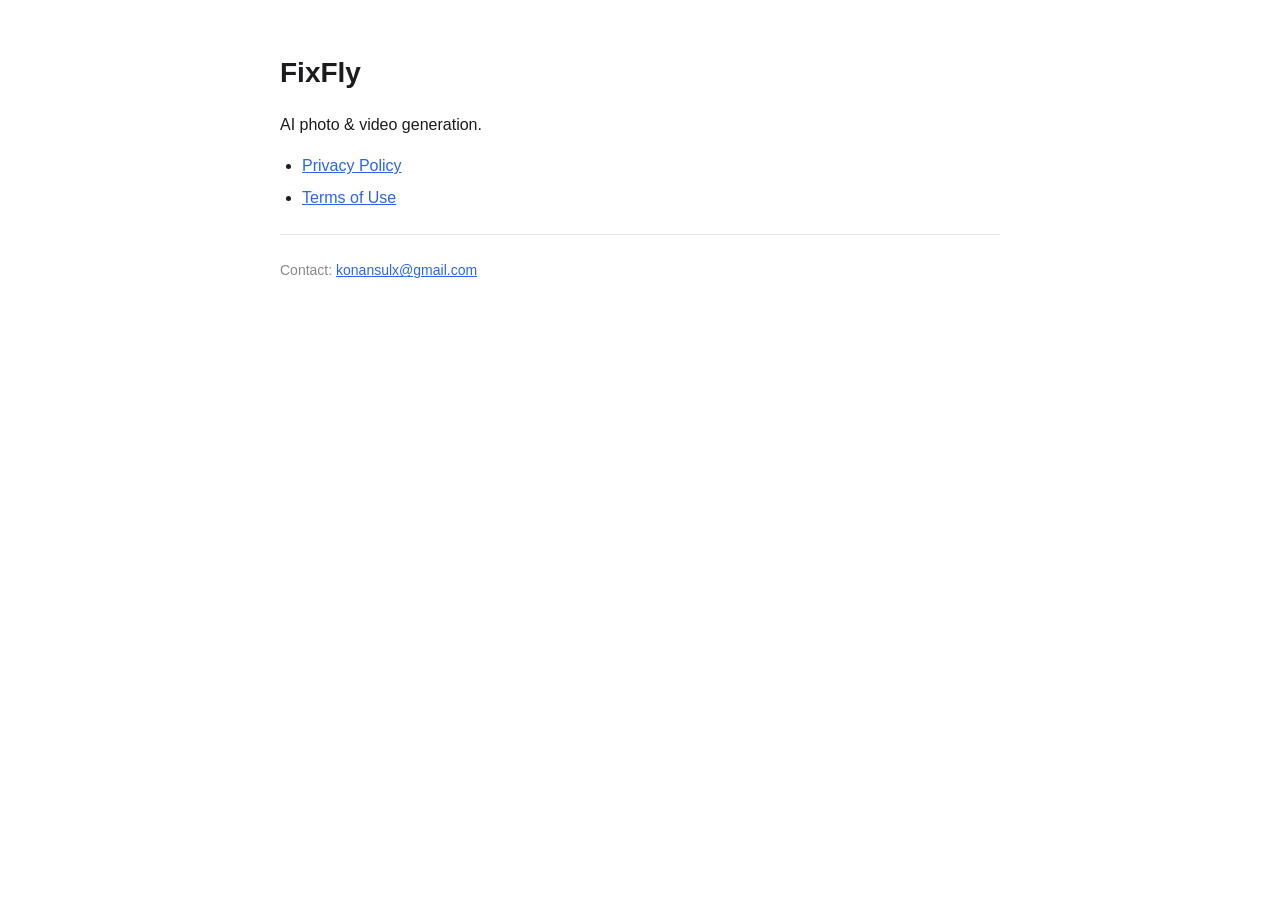
<file: index.html>
<!DOCTYPE html>
<html lang="en">
<head>
<meta charset="utf-8">
<meta name="viewport" content="width=device-width, initial-scale=1">
<title>FixFly — Legal</title>
<link rel="stylesheet" href="style.css">
</head>
<body>
<h1>FixFly</h1>
<p>AI photo &amp; video generation.</p>
<ul>
  <li><a href="privacy.html">Privacy Policy</a></li>
  <li><a href="terms.html">Terms of Use</a></li>
</ul>
<hr>
<p class="updated">Contact: <a href="mailto:konansulx@gmail.com">konansulx@gmail.com</a></p>
</body>
</html>
</file>
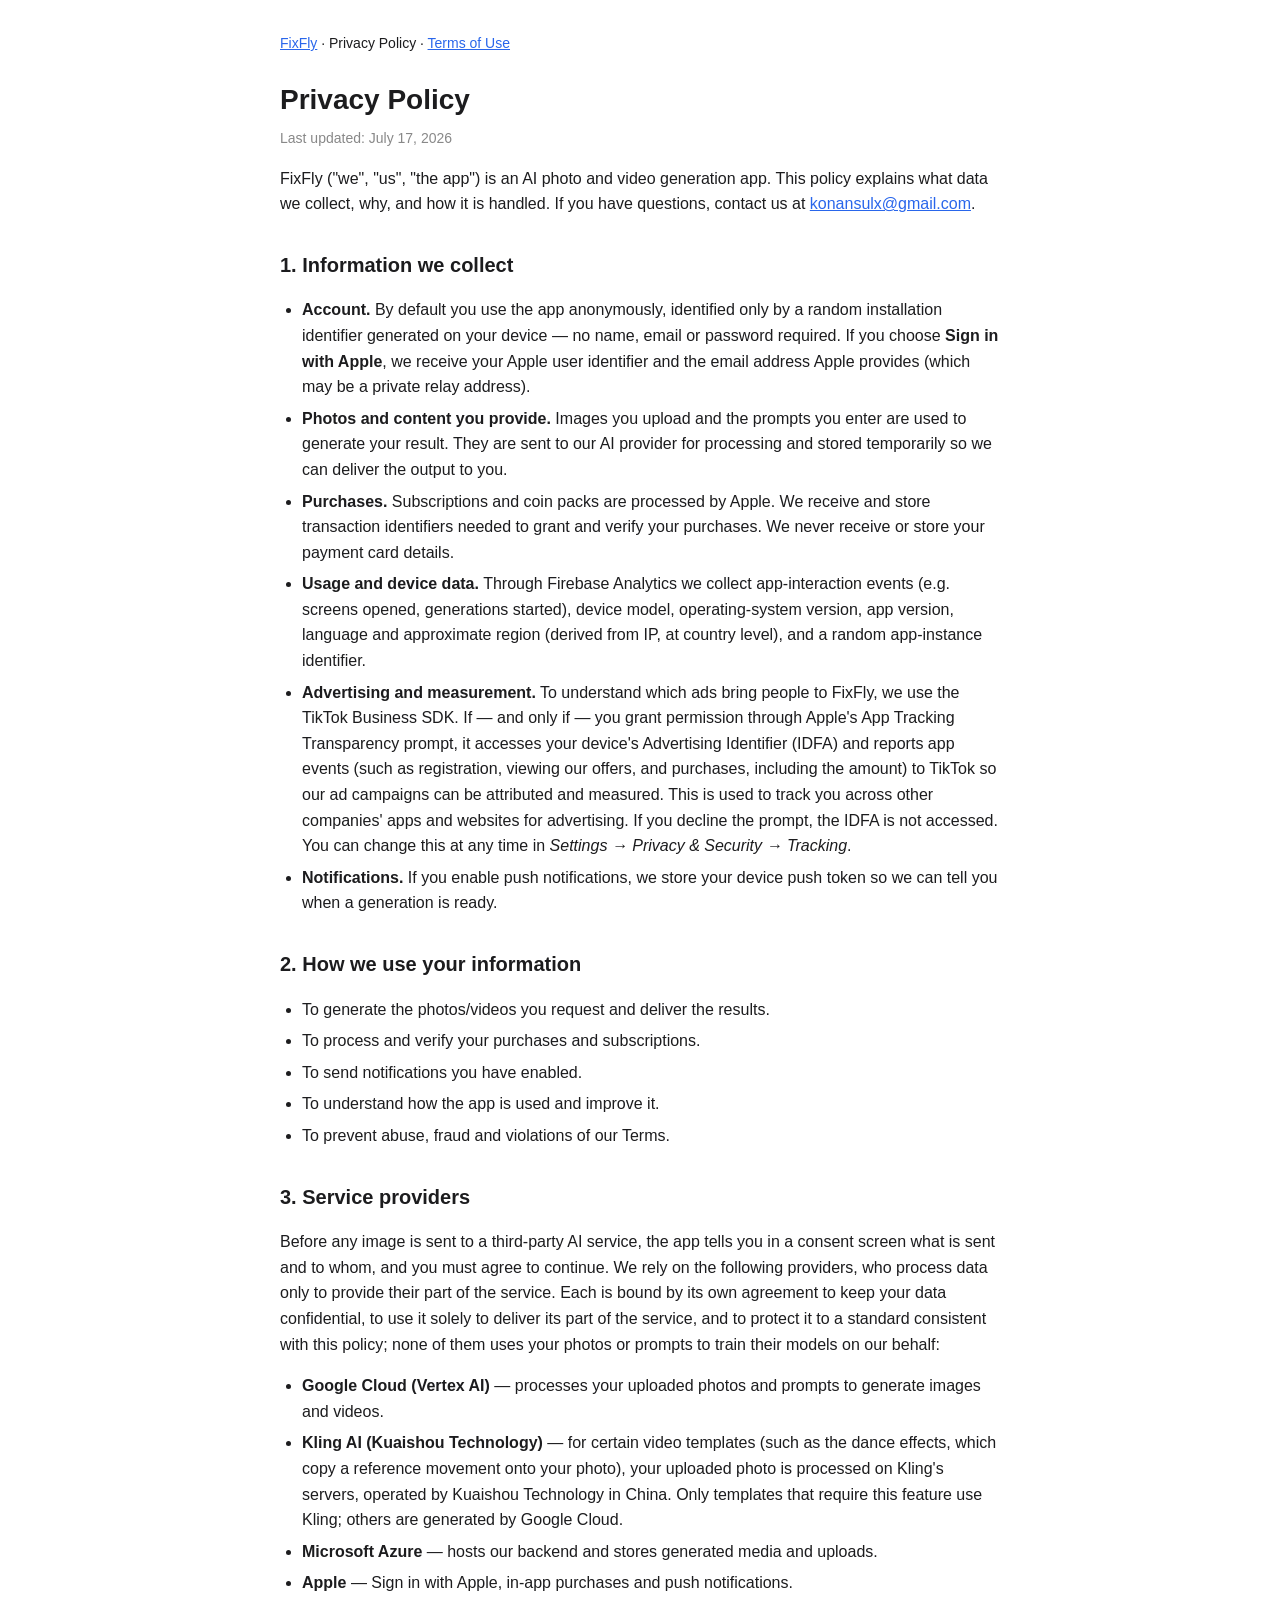
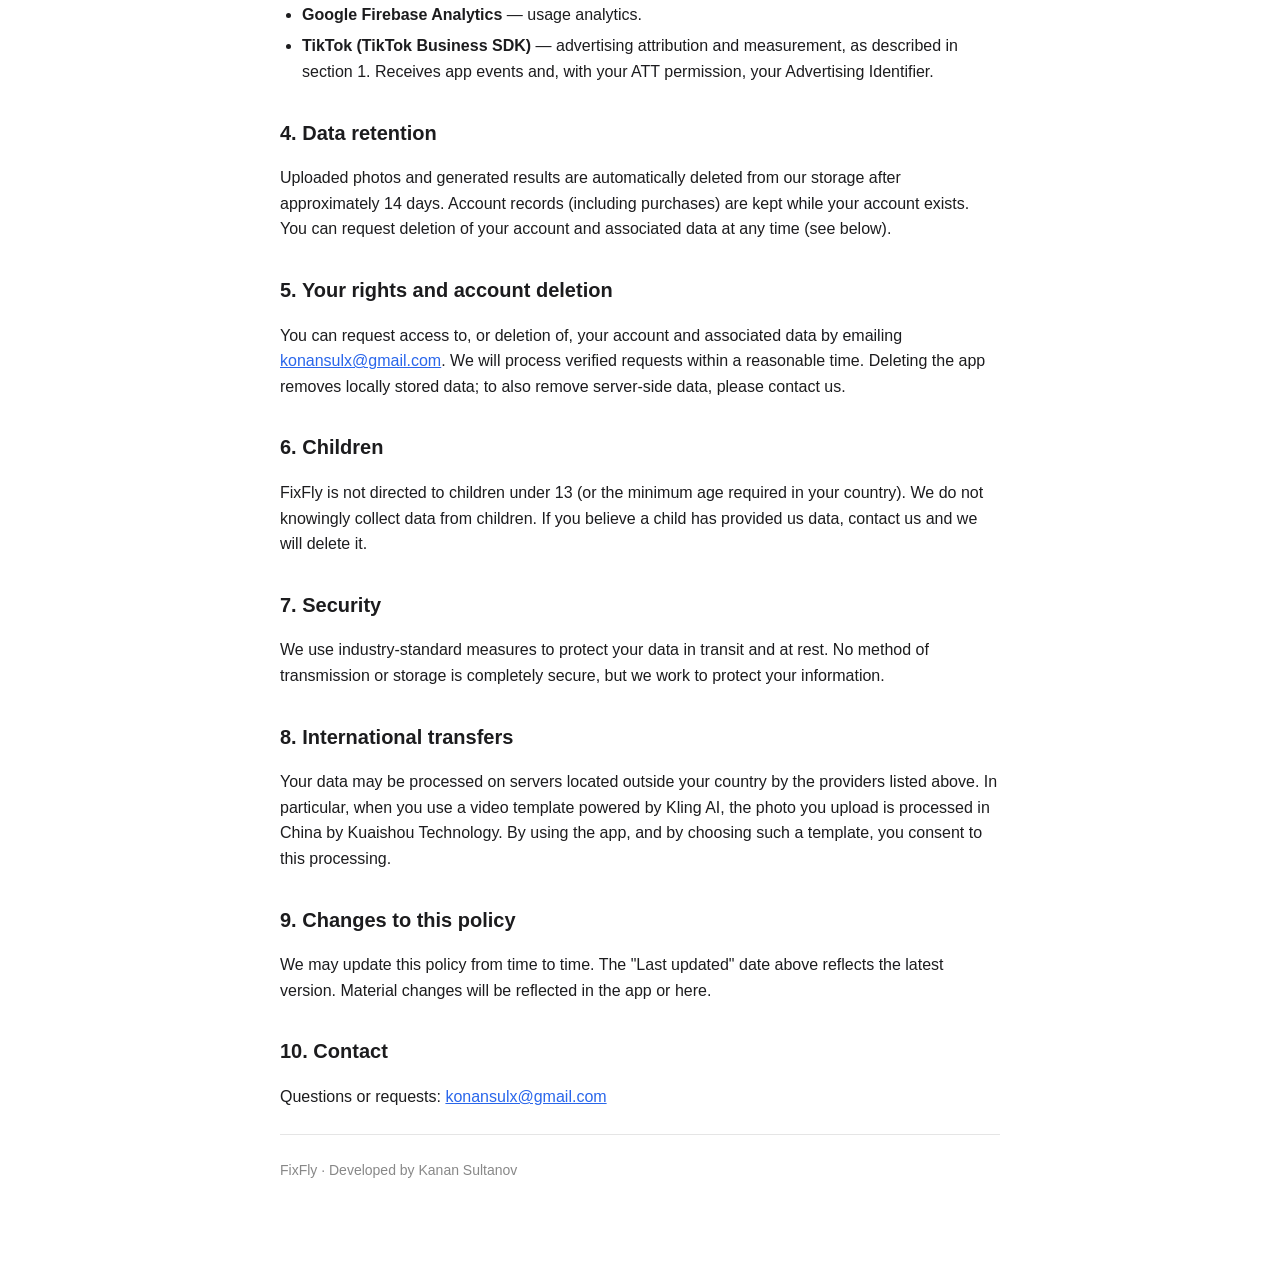
<file: privacy.html>
<!DOCTYPE html>
<html lang="en">
<head>
<meta charset="utf-8">
<meta name="viewport" content="width=device-width, initial-scale=1">
<title>FixFly — Privacy Policy</title>
<link rel="stylesheet" href="style.css">
</head>
<body>
<div class="nav"><a href="index.html">FixFly</a> · Privacy Policy · <a href="terms.html">Terms of Use</a></div>

<h1>Privacy Policy</h1>
<p class="updated">Last updated: July 17, 2026</p>

<p>FixFly ("we", "us", "the app") is an AI photo and video generation app. This policy explains what data we collect, why, and how it is handled. If you have questions, contact us at <a href="mailto:konansulx@gmail.com">konansulx@gmail.com</a>.</p>

<h2>1. Information we collect</h2>
<ul>
  <li><strong>Account.</strong> By default you use the app anonymously, identified only by a random installation identifier generated on your device — no name, email or password required. If you choose <strong>Sign in with Apple</strong>, we receive your Apple user identifier and the email address Apple provides (which may be a private relay address).</li>
  <li><strong>Photos and content you provide.</strong> Images you upload and the prompts you enter are used to generate your result. They are sent to our AI provider for processing and stored temporarily so we can deliver the output to you.</li>
  <li><strong>Purchases.</strong> Subscriptions and coin packs are processed by Apple. We receive and store transaction identifiers needed to grant and verify your purchases. We never receive or store your payment card details.</li>
  <li><strong>Usage and device data.</strong> Through Firebase Analytics we collect app-interaction events (e.g. screens opened, generations started), device model, operating-system version, app version, language and approximate region (derived from IP, at country level), and a random app-instance identifier.</li>
  <li><strong>Advertising and measurement.</strong> To understand which ads bring people to FixFly, we use the TikTok Business SDK. If — and only if — you grant permission through Apple's App Tracking Transparency prompt, it accesses your device's Advertising Identifier (IDFA) and reports app events (such as registration, viewing our offers, and purchases, including the amount) to TikTok so our ad campaigns can be attributed and measured. This is used to track you across other companies' apps and websites for advertising. If you decline the prompt, the IDFA is not accessed. You can change this at any time in <em>Settings → Privacy &amp; Security → Tracking</em>.</li>
  <li><strong>Notifications.</strong> If you enable push notifications, we store your device push token so we can tell you when a generation is ready.</li>
</ul>

<h2>2. How we use your information</h2>
<ul>
  <li>To generate the photos/videos you request and deliver the results.</li>
  <li>To process and verify your purchases and subscriptions.</li>
  <li>To send notifications you have enabled.</li>
  <li>To understand how the app is used and improve it.</li>
  <li>To prevent abuse, fraud and violations of our Terms.</li>
</ul>

<h2>3. Service providers</h2>
<p>Before any image is sent to a third-party AI service, the app tells you in a consent screen what is sent and to whom, and you must agree to continue. We rely on the following providers, who process data only to provide their part of the service. Each is bound by its own agreement to keep your data confidential, to use it solely to deliver its part of the service, and to protect it to a standard consistent with this policy; none of them uses your photos or prompts to train their models on our behalf:</p>
<ul>
  <li><strong>Google Cloud (Vertex AI)</strong> — processes your uploaded photos and prompts to generate images and videos.</li>
  <li><strong>Kling AI (Kuaishou Technology)</strong> — for certain video templates (such as the dance effects, which copy a reference movement onto your photo), your uploaded photo is processed on Kling's servers, operated by Kuaishou Technology in China. Only templates that require this feature use Kling; others are generated by Google Cloud.</li>
  <li><strong>Microsoft Azure</strong> — hosts our backend and stores generated media and uploads.</li>
  <li><strong>Apple</strong> — Sign in with Apple, in-app purchases and push notifications.</li>
  <li><strong>Google Firebase Analytics</strong> — usage analytics.</li>
  <li><strong>TikTok (TikTok Business SDK)</strong> — advertising attribution and measurement, as described in section 1. Receives app events and, with your ATT permission, your Advertising Identifier.</li>
</ul>

<h2>4. Data retention</h2>
<p>Uploaded photos and generated results are automatically deleted from our storage after approximately 14 days. Account records (including purchases) are kept while your account exists. You can request deletion of your account and associated data at any time (see below).</p>

<h2>5. Your rights and account deletion</h2>
<p>You can request access to, or deletion of, your account and associated data by emailing <a href="mailto:konansulx@gmail.com">konansulx@gmail.com</a>. We will process verified requests within a reasonable time. Deleting the app removes locally stored data; to also remove server-side data, please contact us.</p>

<h2>6. Children</h2>
<p>FixFly is not directed to children under 13 (or the minimum age required in your country). We do not knowingly collect data from children. If you believe a child has provided us data, contact us and we will delete it.</p>

<h2>7. Security</h2>
<p>We use industry-standard measures to protect your data in transit and at rest. No method of transmission or storage is completely secure, but we work to protect your information.</p>

<h2>8. International transfers</h2>
<p>Your data may be processed on servers located outside your country by the providers listed above. In particular, when you use a video template powered by Kling AI, the photo you upload is processed in China by Kuaishou Technology. By using the app, and by choosing such a template, you consent to this processing.</p>

<h2>9. Changes to this policy</h2>
<p>We may update this policy from time to time. The "Last updated" date above reflects the latest version. Material changes will be reflected in the app or here.</p>

<h2>10. Contact</h2>
<p>Questions or requests: <a href="mailto:konansulx@gmail.com">konansulx@gmail.com</a></p>

<hr>
<p class="updated">FixFly · Developed by Kanan Sultanov</p>
</body>
</html>
</file>
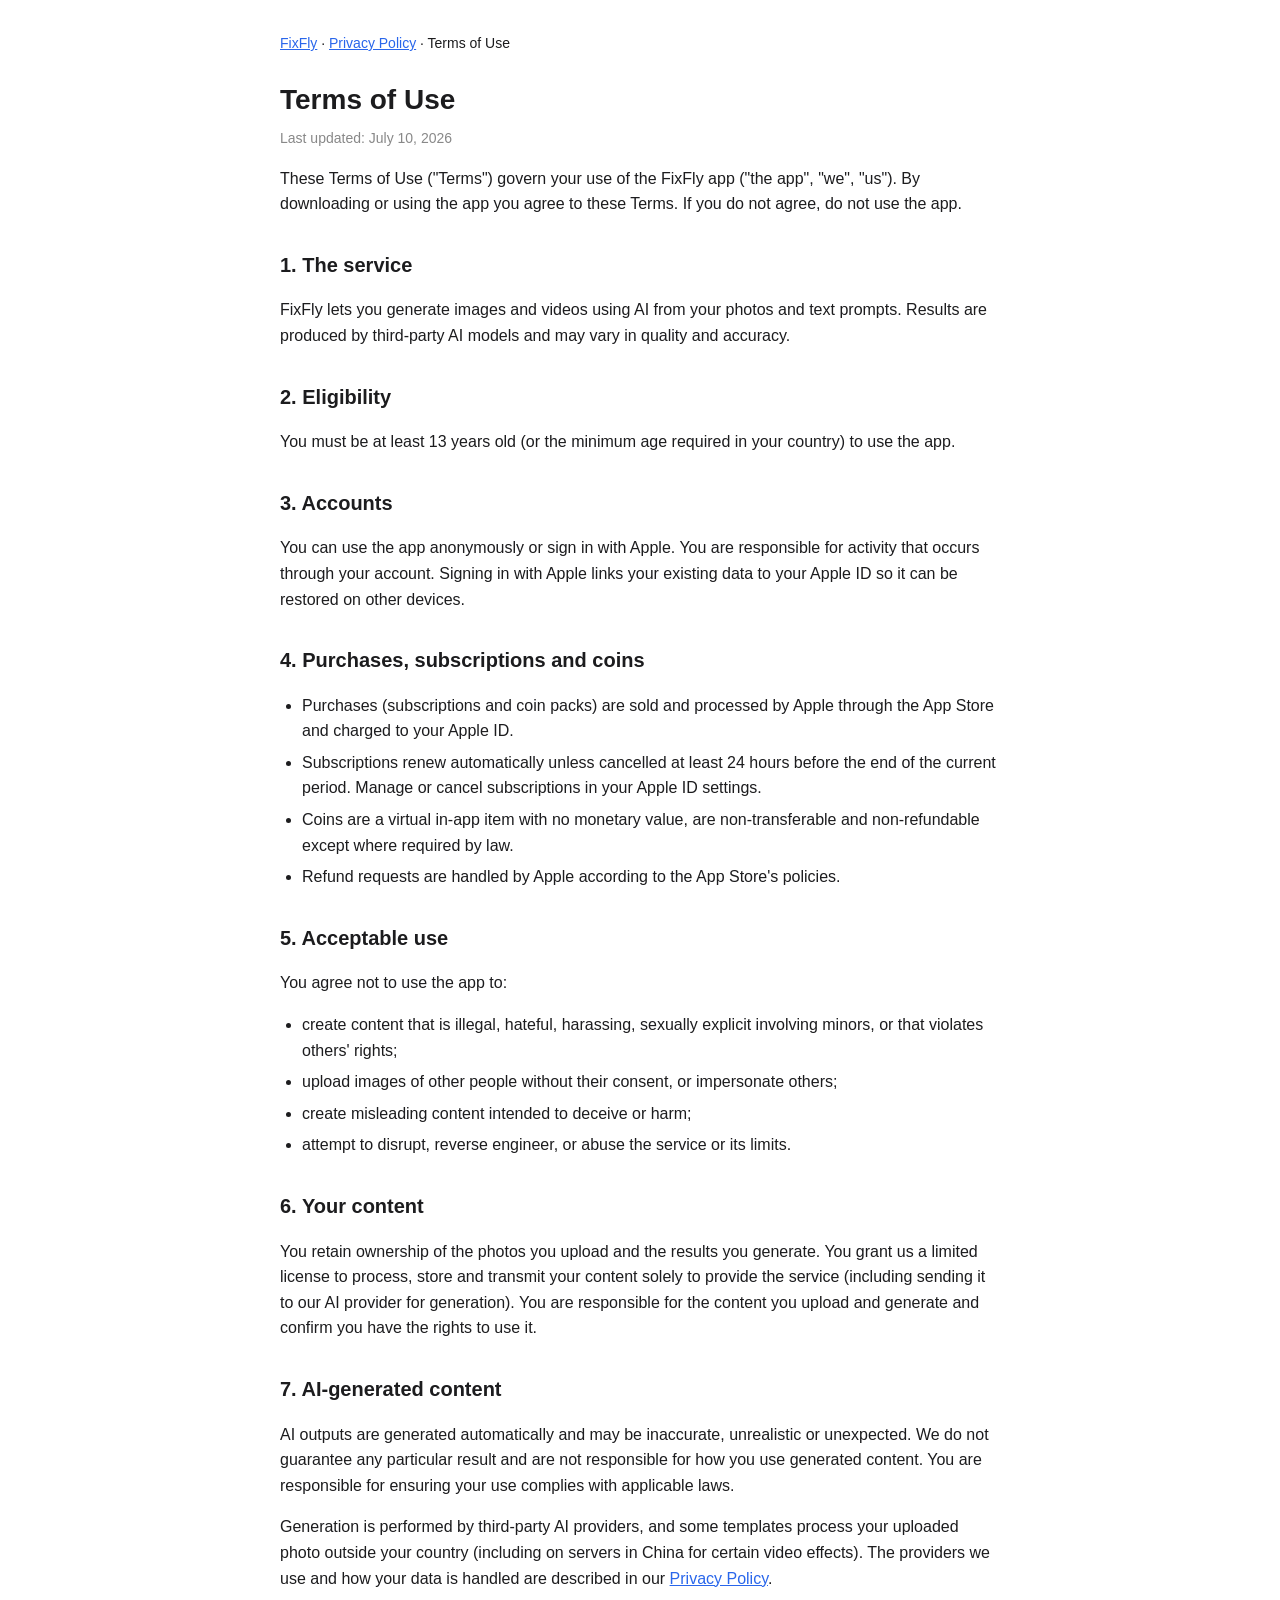
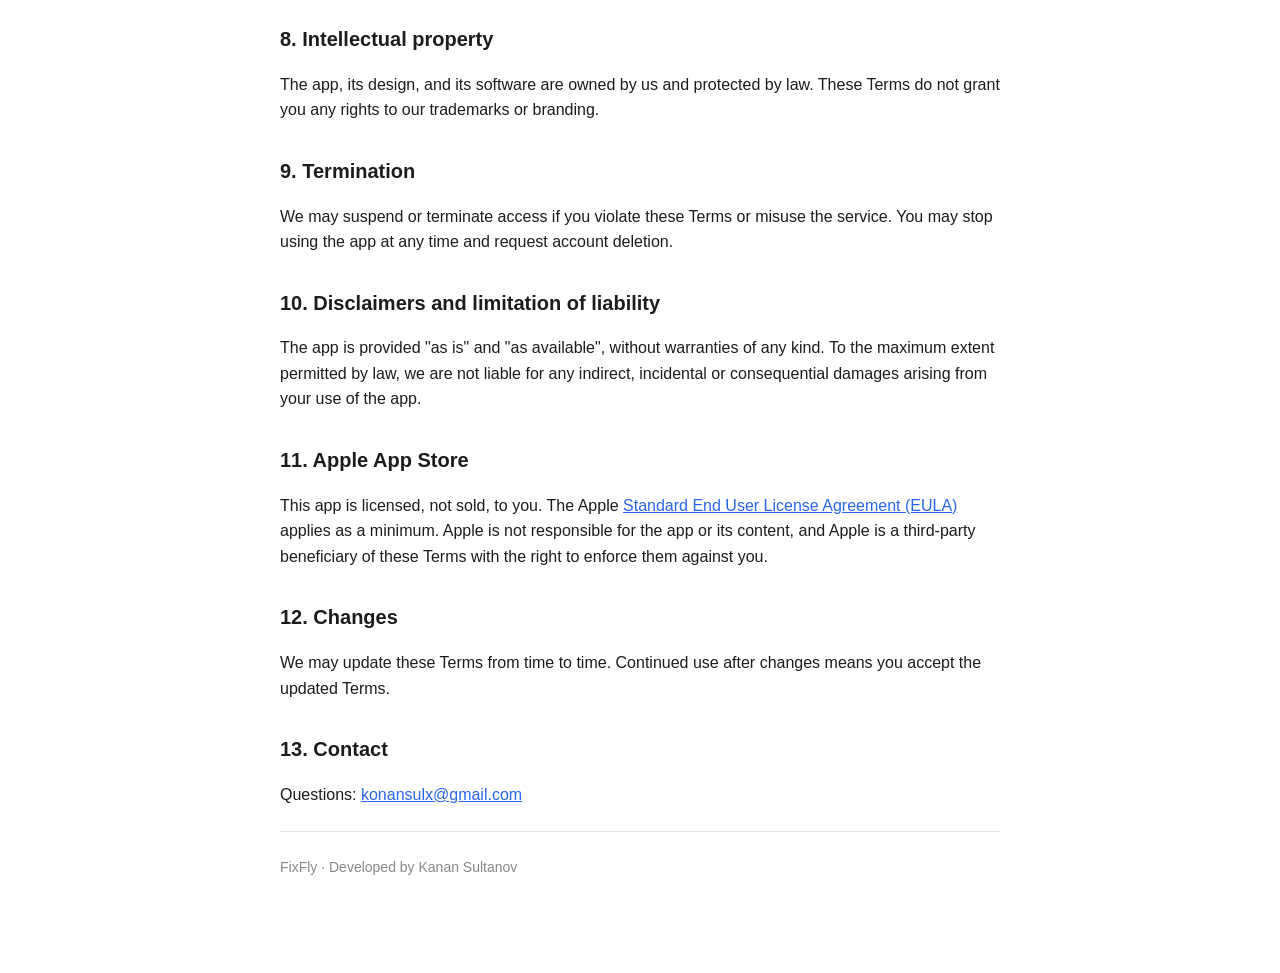
<file: terms.html>
<!DOCTYPE html>
<html lang="en">
<head>
<meta charset="utf-8">
<meta name="viewport" content="width=device-width, initial-scale=1">
<title>FixFly — Terms of Use</title>
<link rel="stylesheet" href="style.css">
</head>
<body>
<div class="nav"><a href="index.html">FixFly</a> · <a href="privacy.html">Privacy Policy</a> · Terms of Use</div>

<h1>Terms of Use</h1>
<p class="updated">Last updated: July 10, 2026</p>

<p>These Terms of Use ("Terms") govern your use of the FixFly app ("the app", "we", "us"). By downloading or using the app you agree to these Terms. If you do not agree, do not use the app.</p>

<h2>1. The service</h2>
<p>FixFly lets you generate images and videos using AI from your photos and text prompts. Results are produced by third-party AI models and may vary in quality and accuracy.</p>

<h2>2. Eligibility</h2>
<p>You must be at least 13 years old (or the minimum age required in your country) to use the app.</p>

<h2>3. Accounts</h2>
<p>You can use the app anonymously or sign in with Apple. You are responsible for activity that occurs through your account. Signing in with Apple links your existing data to your Apple ID so it can be restored on other devices.</p>

<h2>4. Purchases, subscriptions and coins</h2>
<ul>
  <li>Purchases (subscriptions and coin packs) are sold and processed by Apple through the App Store and charged to your Apple ID.</li>
  <li>Subscriptions renew automatically unless cancelled at least 24 hours before the end of the current period. Manage or cancel subscriptions in your Apple ID settings.</li>
  <li>Coins are a virtual in-app item with no monetary value, are non-transferable and non-refundable except where required by law.</li>
  <li>Refund requests are handled by Apple according to the App Store's policies.</li>
</ul>

<h2>5. Acceptable use</h2>
<p>You agree not to use the app to:</p>
<ul>
  <li>create content that is illegal, hateful, harassing, sexually explicit involving minors, or that violates others' rights;</li>
  <li>upload images of other people without their consent, or impersonate others;</li>
  <li>create misleading content intended to deceive or harm;</li>
  <li>attempt to disrupt, reverse engineer, or abuse the service or its limits.</li>
</ul>

<h2>6. Your content</h2>
<p>You retain ownership of the photos you upload and the results you generate. You grant us a limited license to process, store and transmit your content solely to provide the service (including sending it to our AI provider for generation). You are responsible for the content you upload and generate and confirm you have the rights to use it.</p>

<h2>7. AI-generated content</h2>
<p>AI outputs are generated automatically and may be inaccurate, unrealistic or unexpected. We do not guarantee any particular result and are not responsible for how you use generated content. You are responsible for ensuring your use complies with applicable laws.</p>
<p>Generation is performed by third-party AI providers, and some templates process your uploaded photo outside your country (including on servers in China for certain video effects). The providers we use and how your data is handled are described in our <a href="privacy.html">Privacy Policy</a>.</p>

<h2>8. Intellectual property</h2>
<p>The app, its design, and its software are owned by us and protected by law. These Terms do not grant you any rights to our trademarks or branding.</p>

<h2>9. Termination</h2>
<p>We may suspend or terminate access if you violate these Terms or misuse the service. You may stop using the app at any time and request account deletion.</p>

<h2>10. Disclaimers and limitation of liability</h2>
<p>The app is provided "as is" and "as available", without warranties of any kind. To the maximum extent permitted by law, we are not liable for any indirect, incidental or consequential damages arising from your use of the app.</p>

<h2>11. Apple App Store</h2>
<p>This app is licensed, not sold, to you. The Apple <a href="https://www.apple.com/legal/internet-services/itunes/dev/stdeula/">Standard End User License Agreement (EULA)</a> applies as a minimum. Apple is not responsible for the app or its content, and Apple is a third-party beneficiary of these Terms with the right to enforce them against you.</p>

<h2>12. Changes</h2>
<p>We may update these Terms from time to time. Continued use after changes means you accept the updated Terms.</p>

<h2>13. Contact</h2>
<p>Questions: <a href="mailto:konansulx@gmail.com">konansulx@gmail.com</a></p>

<hr>
<p class="updated">FixFly · Developed by Kanan Sultanov</p>
</body>
</html>
</file>
<file: style.css>
:root { color-scheme: light dark; }
* { box-sizing: border-box; }
body {
  font-family: -apple-system, BlinkMacSystemFont, "Segoe UI", Roboto, Helvetica, Arial, sans-serif;
  line-height: 1.6;
  max-width: 760px;
  margin: 0 auto;
  padding: 32px 20px 80px;
  color: #1c1c1e;
  background: #ffffff;
}
@media (prefers-color-scheme: dark) {
  body { color: #e6e6e6; background: #0d0f14; }
  a { color: #4d9ef7; }
  h1, h2 { color: #ffffff; }
  hr { border-color: #2a2d36; }
}
h1 { font-size: 28px; margin-bottom: 4px; }
h2 { font-size: 20px; margin-top: 32px; }
.updated { color: #888; font-size: 14px; margin-top: 0; }
a { color: #2966eb; }
hr { border: none; border-top: 1px solid #e5e5e5; margin: 24px 0; }
.nav { font-size: 14px; margin-bottom: 24px; }
ul { padding-left: 22px; }
li { margin: 6px 0; }
</file>
